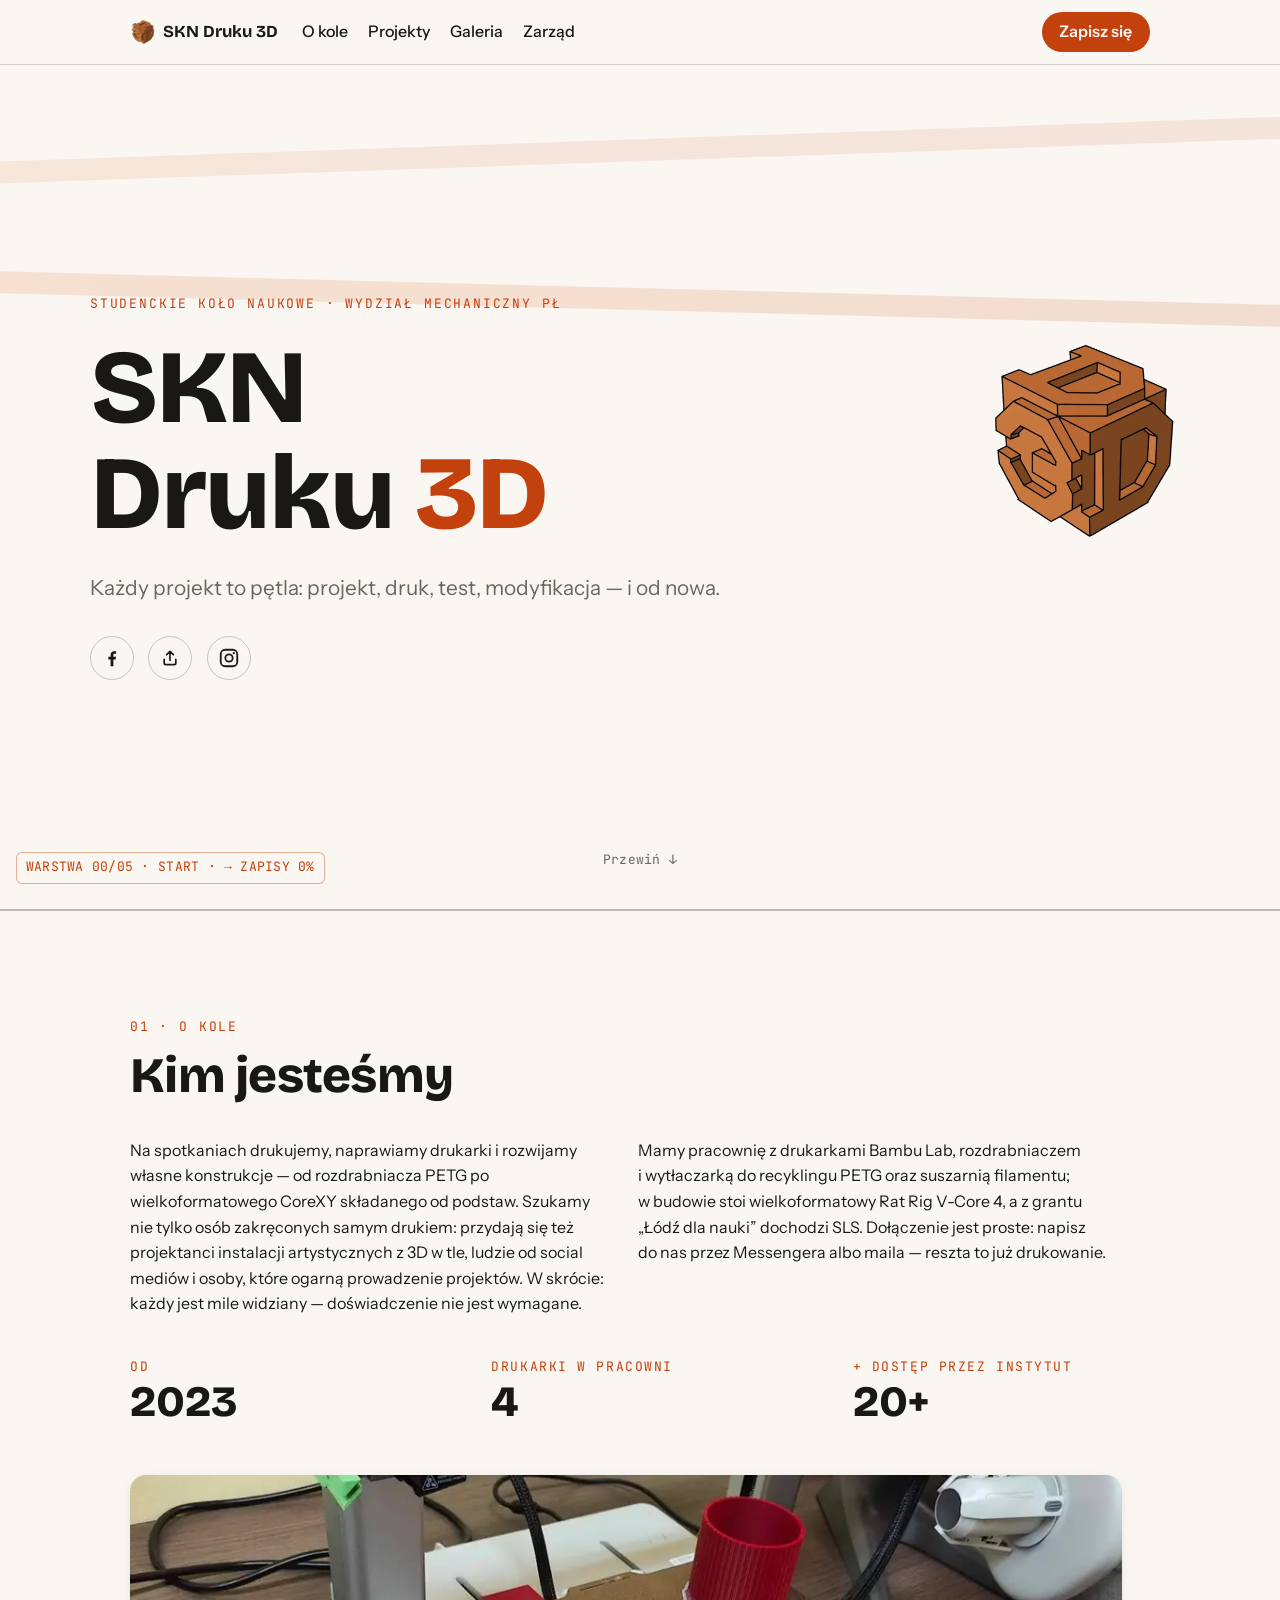
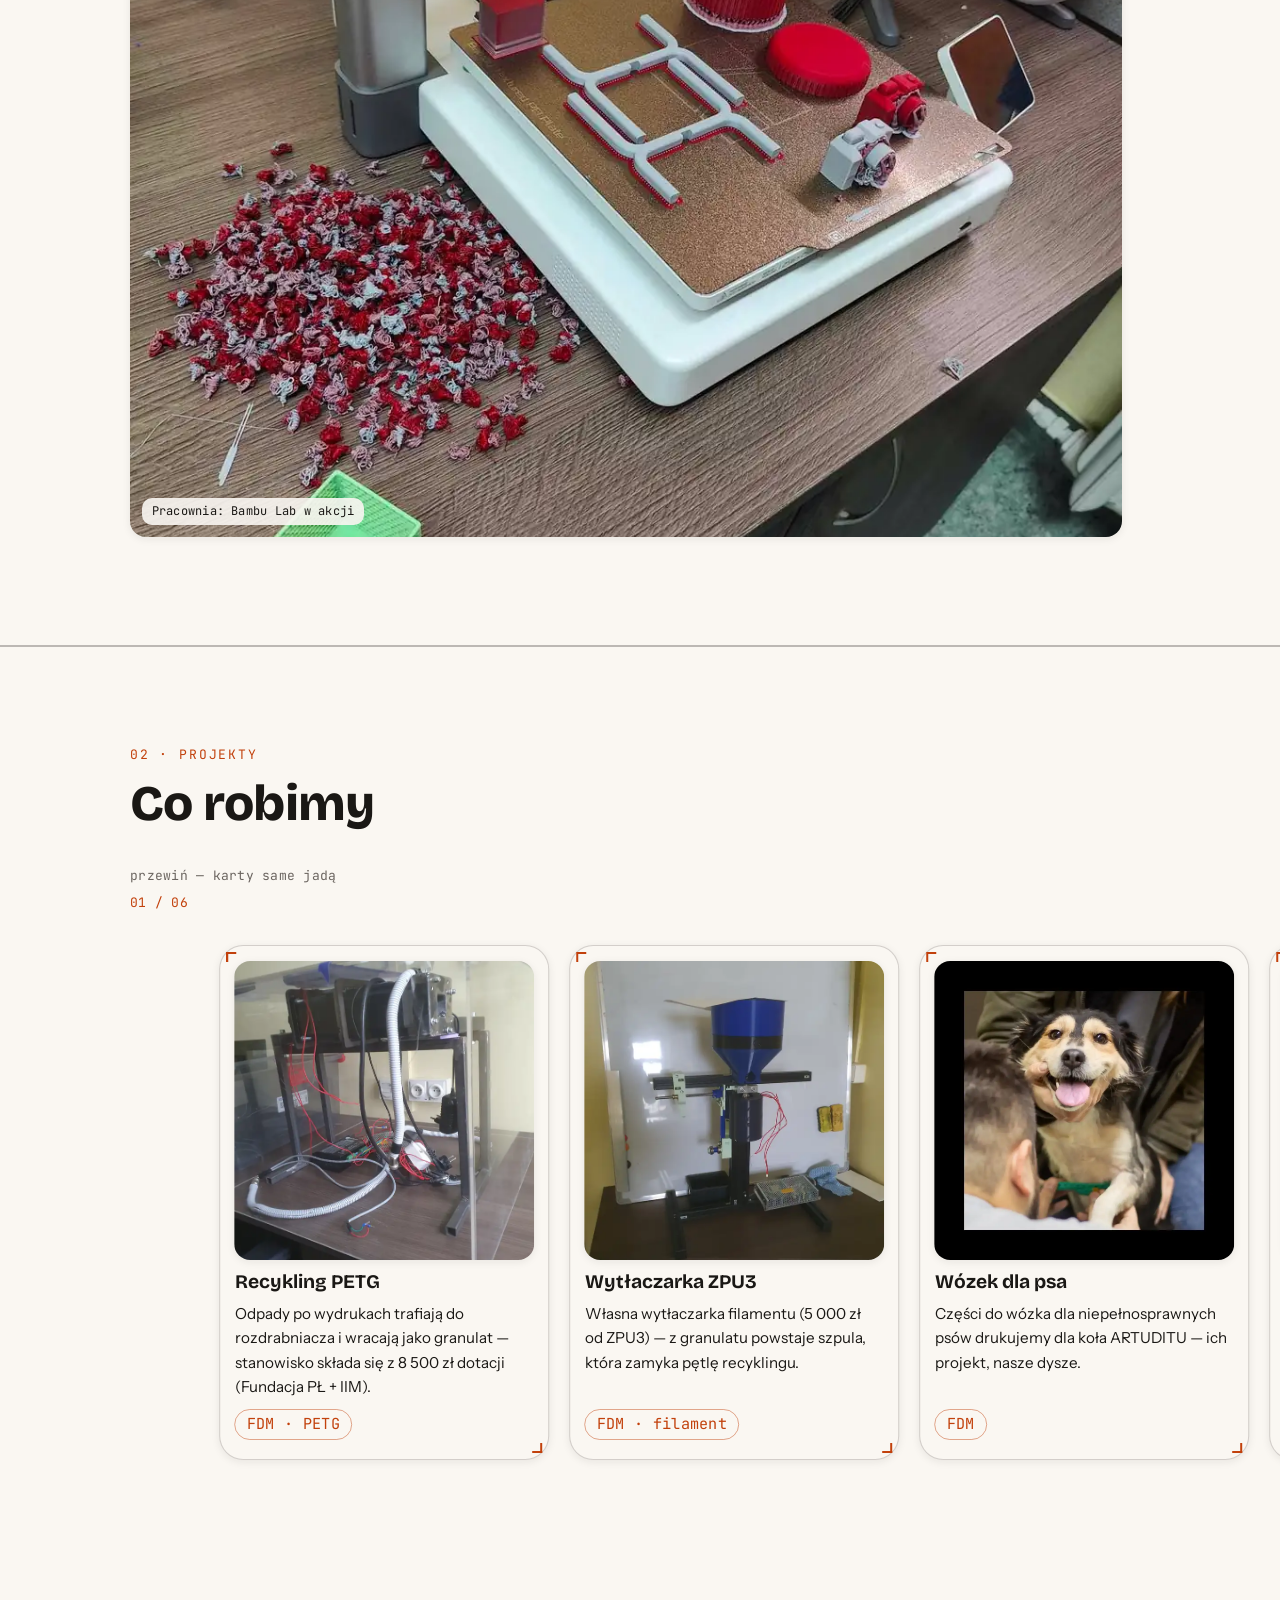
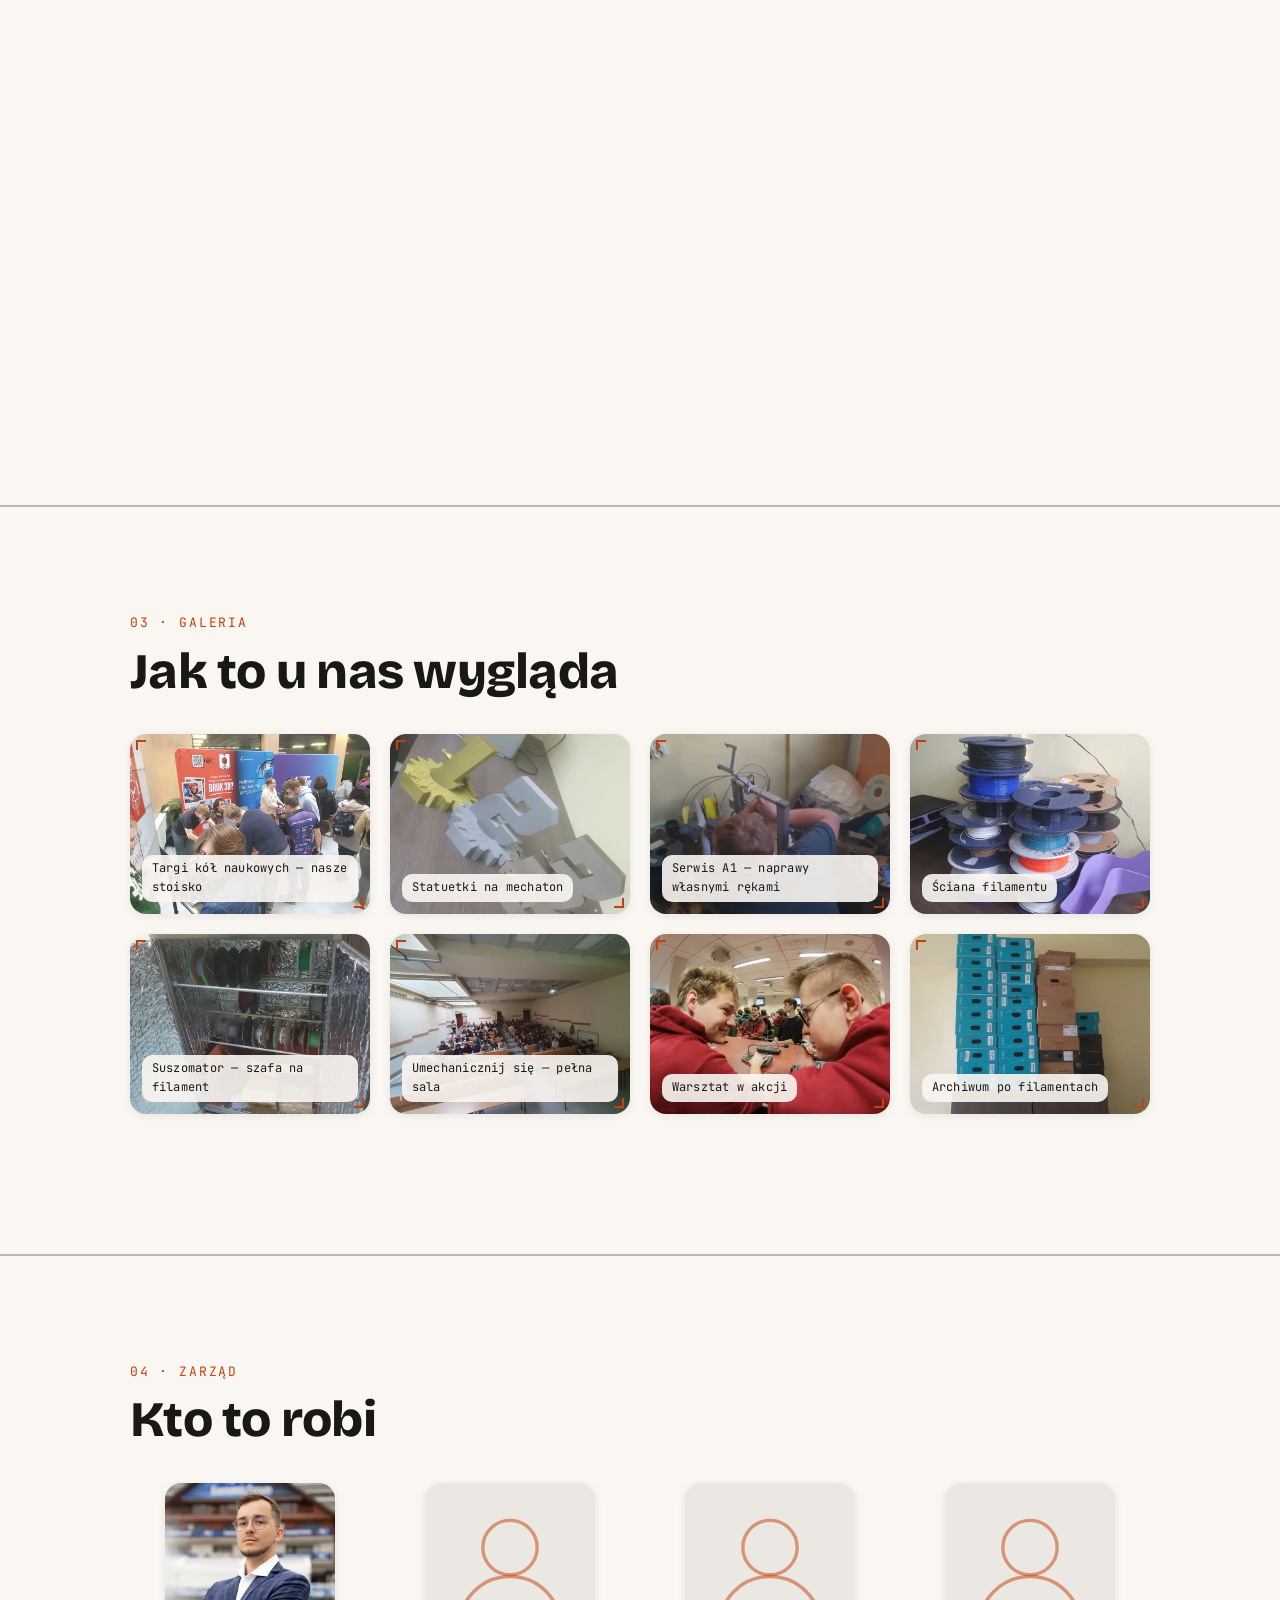
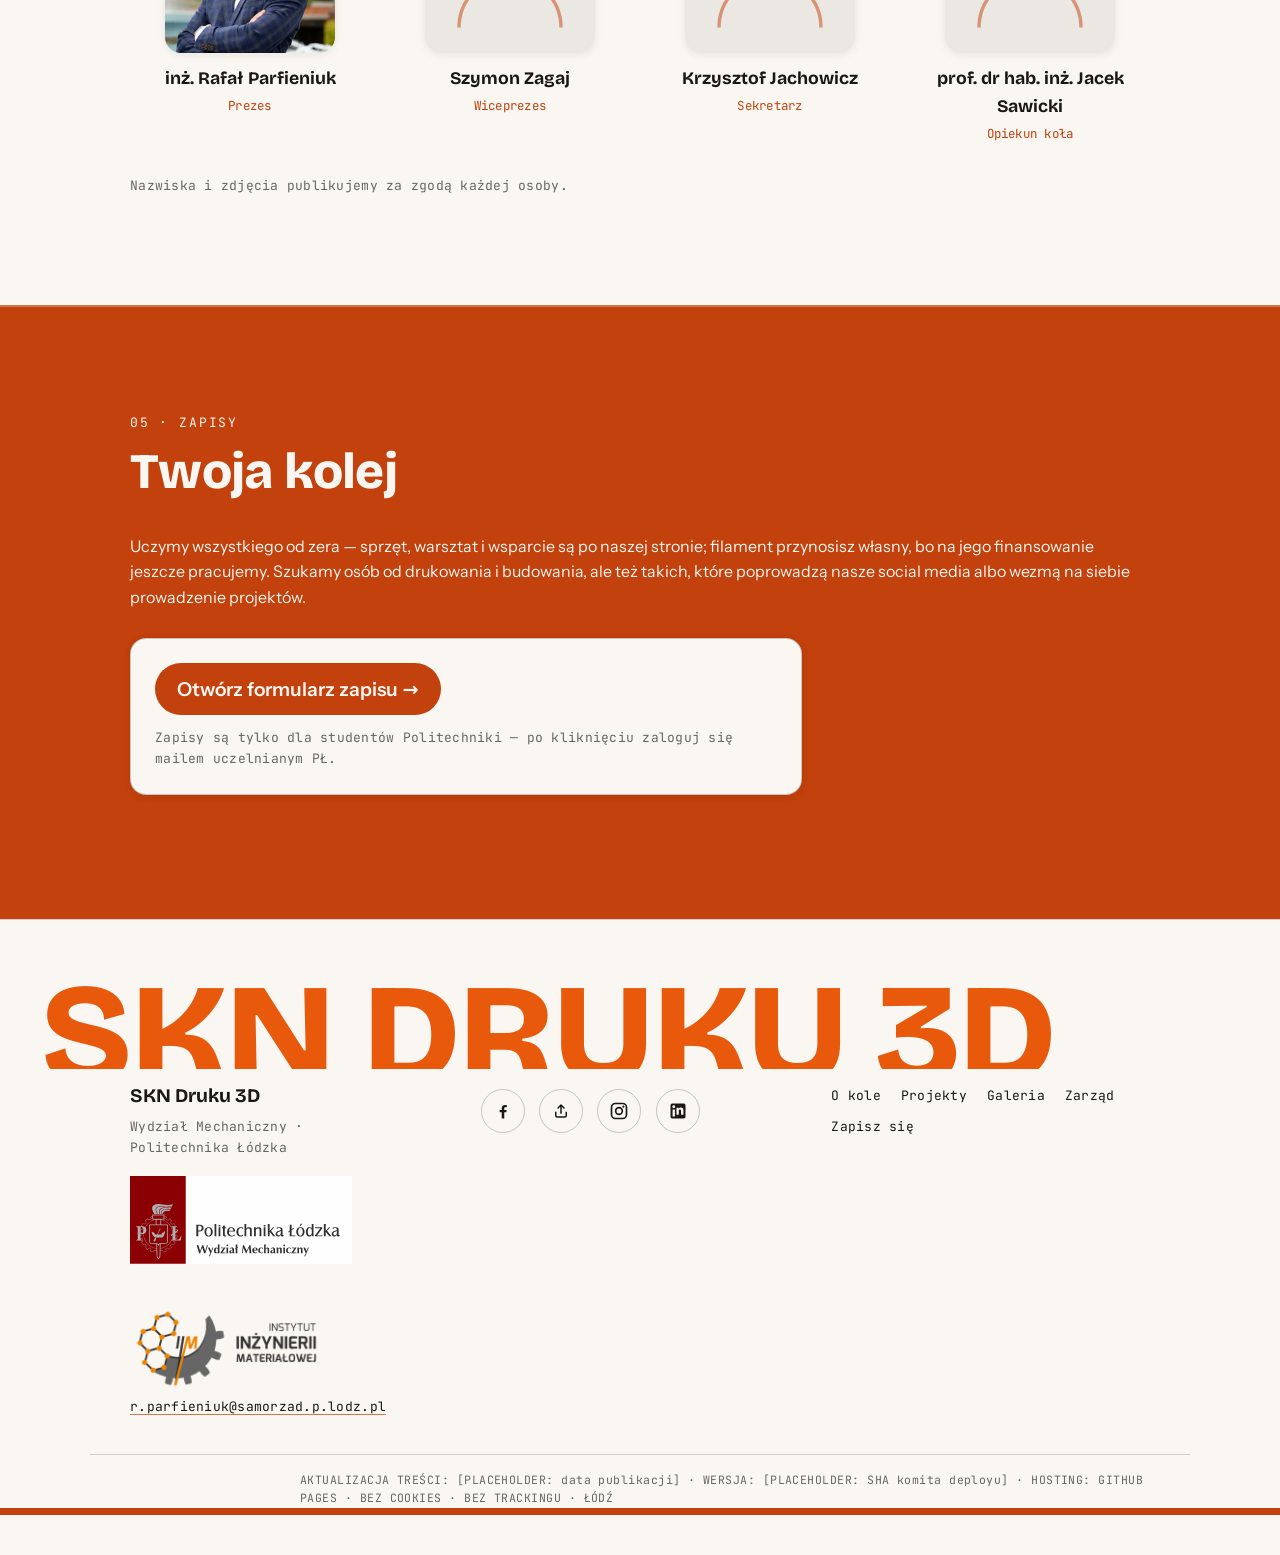
<file: index.html>
<!doctype html>
<html lang="pl">
<head>
<meta charset="utf-8">
<meta name="viewport" content="width=device-width, initial-scale=1, viewport-fit=cover">
<title>SKN Druku 3D — Politechnika Łódzka</title>
<meta name="description" content="Studenckie Koło Naukowe Druku 3D na Wydziale Mechanicznym Politechniki Łódzkiej — projekty, pracownia, ludzie i zapisy.">
<meta property="og:title" content="SKN Druku 3D — Politechnika Łódzka">
<meta property="og:description" content="Studenckie Koło Naukowe Druku 3D na Wydziale Mechanicznym Politechniki Łódzkiej — projekty, pracownia, ludzie i zapisy.">
<meta property="og:locale" content="pl_PL">
<meta property="og:type" content="website">
<meta property="og:image" content="assets/img/og-image.jpg"><!-- po deployu podmienić na URL absolutny (https://<domena>/assets/img/og-image.jpg) — scrapery wymagają absolutnych -->
<meta property="og:image:width" content="1200">
<meta property="og:image:height" content="630">
<meta property="og:image:alt" content="SKN Druku 3D — nazwa koła i kostka 3D na kremowym tle">
<meta name="twitter:card" content="summary_large_image">
<meta name="twitter:title" content="SKN Druku 3D — Politechnika Łódzka">
<meta name="twitter:description" content="Studenckie Koło Naukowe Druku 3D na Wydziale Mechanicznym Politechniki Łódzkiej — projekty, pracownia, ludzie i zapisy.">
<meta name="twitter:image" content="assets/img/og-image.jpg">
<meta name="theme-color" content="#FAF7F2">
<link rel="icon" type="image/png" href="assets/img/logo-kolo.png">
<!-- Preload fontów: zgrupowane przyjazdy = mniej pełnych relayoutów po FCP (font-swap ×6) -->
<link rel="preload" href="assets/fonts/bricolage-grotesque-wght-latin.woff2" as="font" type="font/woff2" crossorigin>
<link rel="preload" href="assets/fonts/bricolage-grotesque-wght-latin-ext.woff2" as="font" type="font/woff2" crossorigin>
<link rel="preload" href="assets/fonts/instrument-sans-wght-latin.woff2" as="font" type="font/woff2" crossorigin>
<link rel="preload" href="assets/fonts/instrument-sans-wght-latin-ext.woff2" as="font" type="font/woff2" crossorigin>
<link rel="preload" href="assets/fonts/jetbrains-mono-400-latin.woff2" as="font" type="font/woff2" crossorigin>
<link rel="preload" href="assets/fonts/jetbrains-mono-400-latin-ext.woff2" as="font" type="font/woff2" crossorigin>
<script>document.documentElement.classList.add("js");</script>
<link rel="stylesheet" href="styles.css?v=19">
</head>
<body>
<a class="skip-link" href="#main">Przejdź do treści</a>

<header class="site-head">
  <nav class="nav" data-nav aria-label="Nawigacja główna">
    <a class="nav-brand" href="#start"><img src="assets/img/logo-kolo.webp" alt="" width="26" height="26">SKN&nbsp;Druku&nbsp;3D</a>
    <ol class="nav-list" role="list">
      <li><a href="#o-kole">O kole</a></li>
      <li><a href="#projekty">Projekty</a></li>
      <li><a href="#galeria">Galeria</a></li>
      <li><a href="#zarzad">Zarząd</a></li>
    </ol>
    <div class="nav-cta-slot"><a class="nav-cta" href="#zapisy">Zapisz się</a></div>
  </nav>
  <div class="print-progress" aria-hidden="true"><span></span><span></span><span></span><span></span><span></span><span></span><span></span><span></span><span></span><span></span></div>
</header>
<div class="mobile-hud mono" aria-hidden="true"><span class="mh-text"></span></div>
<p class="hud mono" aria-hidden="true">WARSTWA <span class="hud-num">00</span>/05 · <span class="hud-name">START</span><span class="hud-goal"></span></p>

<main id="main">

  <!-- SCENA 0 · #start — intencja: rozpoznanie koła w 5 s (nazwa, hasło, energia wizualna, wyjścia na social) -->
  <section class="scene hero" id="start" data-scene aria-labelledby="hero-title">
    <div class="layers" aria-hidden="true">
      <span></span><span></span><span></span><span></span><span></span><span></span>
    </div>
    <div class="hero-inner">
      <p class="hero-kicker mono">Studenckie Koło Naukowe · Wydział Mechaniczny PŁ</p>
      <div class="hero-lockup">
        <h1 id="hero-title"><span class="l"><span class="l-i">SKN</span></span> <span class="l l-tilt"><span class="l-i">Druku <em>3D</em></span></span></h1>
      </div>
      <p class="hero-tag">Każdy projekt to pętla: projekt, druk, test, modyfikacja&nbsp;— i od nowa.</p>
      <ul class="social" role="list" aria-label="Media społecznościowe">
        <li>
          <a href="https://www.facebook.com/profile.php?id=100089690734344" rel="noopener" aria-label="Facebook SKN Druku 3D">
            <svg viewBox="0 0 24 24" width="22" height="22" aria-hidden="true"><path fill="currentColor" d="M13.5 21v-7.4h2.5l.4-2.9h-2.9V8.8c0-.84.23-1.41 1.44-1.41h1.54V4.8c-.27-.04-1.18-.11-2.24-.11-2.22 0-3.74 1.35-3.74 3.83v2.14H8v2.9h2.46V21h3.04Z"/></svg>
          </a>
        </li>
        <li>
          <button class="social-share" type="button" data-share aria-label="Udostępnij stronę">
            <svg viewBox="0 0 24 24" width="20" height="20" aria-hidden="true"><path fill="none" stroke="currentColor" stroke-width="2" stroke-linecap="round" d="M12 15V4m0 0L8 8m4-4 4 4"/><path fill="none" stroke="currentColor" stroke-width="2" stroke-linejoin="round" d="M5 13v5a2 2 0 0 0 2 2h10a2 2 0 0 0 2-2v-5"/></svg>
          </button>
        </li>
        <li>
          <a href="https://www.instagram.com/skn_druku_3d_pl/" rel="noopener" aria-label="Instagram SKN Druku 3D">
            <svg viewBox="0 0 24 24" width="22" height="22" aria-hidden="true"><path fill="currentColor" d="M7.8 2h8.4A5.8 5.8 0 0 1 22 7.8v8.4A5.8 5.8 0 0 1 16.2 22H7.8A5.8 5.8 0 0 1 2 16.2V7.8A5.8 5.8 0 0 1 7.8 2m-.2 2A3.6 3.6 0 0 0 4 7.6v8.8A3.6 3.6 0 0 0 7.6 20h8.8a3.6 3.6 0 0 0 3.6-3.6V7.6A3.6 3.6 0 0 0 16.4 4H7.6m9.65 1.5a1.25 1.25 0 1 1 0 2.5 1.25 1.25 0 0 1 0-2.5M12 7a5 5 0 1 1 0 10 5 5 0 0 1 0-10m0 2a3 3 0 1 0 0 6 3 3 0 0 0 0-6z"/></svg>
          </a>
        </li>
      </ul>
    </div>
    <a class="scroll-cue mono" href="#o-kole" aria-label="Przejdź do sekcji O kole">Przewiń<span aria-hidden="true"> ↓</span></a>
  </section>

  <!-- SCENA 1 · #o-kole — intencja: kontekst (kto, gdzie, od kiedy, jak wygląda spotkanie) + trzy liczby jako przynęta -->
  <section class="scene about" id="o-kole" data-scene aria-labelledby="about-title">
    <div class="wrap">
      <span class="folio" aria-hidden="true">01</span>
      <p class="scene-no mono" aria-hidden="true">01 · o kole</p>
      <h2 id="about-title">Kim jesteśmy</h2>
      <div class="about-cols">
        <p class="reveal">Na spotkaniach drukujemy, naprawiamy drukarki i rozwijamy własne konstrukcje — od rozdrabniacza PETG po wielkoformatowego CoreXY składanego od podstaw. Szukamy nie tylko osób zakręconych samym drukiem: przydają się też projektanci instalacji artystycznych z&nbsp;3D&nbsp;w&nbsp;tle, ludzie od social mediów i&nbsp;osoby, które ogarną prowadzenie projektów. W&nbsp;skrócie: każdy jest mile widziany — doświadczenie nie jest wymagane.</p>
        <p class="reveal">Mamy pracownię z&nbsp;drukarkami Bambu Lab, rozdrabniaczem i&nbsp;wytłaczarką do recyklingu PETG oraz suszarnią filamentu; w&nbsp;budowie stoi wielkoformatowy Rat Rig V-Core&nbsp;4, a&nbsp;z&nbsp;grantu „Łódź dla nauki” dochodzi SLS. Dołączenie jest proste: napisz do&nbsp;nas przez Messengera albo maila — reszta to już drukowanie.</p>
      </div>
      <dl class="stats reveal" aria-label="Koło w liczbach">
        <div class="stat"><dt class="mono">od</dt><dd>2023</dd></div>
        <div class="stat"><dt class="mono">drukarki w pracowni</dt><dd>4</dd></div>
        <div class="stat"><dt class="mono">+ dostęp przez instytut</dt><dd>20+</dd></div>
      </dl>
      <figure class="photo-ph ph-32 reveal">
        <img src="assets/img/bambulab.webp" alt="Drukarka Bambu Lab w pracowni koła, obok gotowe wydruki i zrębki po obróbce" width="1053" height="1400" loading="lazy">
        <figcaption class="mono">Pracownia: Bambu Lab w&nbsp;akcji</figcaption>
      </figure>
    </div>
  </section>

  <!-- SCENA 2 · #projekty — intencja: dowód kompetencji; przypięta sekcja, karty wjeżdżają poziomo przy scrollu -->
  <section class="scene projects" id="projekty" data-scene aria-labelledby="projects-title">
    <div class="pin-track">
      <div class="pin-sticky">
        <div class="wrap pin-head">
          <span class="folio" aria-hidden="true">02</span>
          <p class="scene-no mono" aria-hidden="true">02 · projekty</p>
          <h2 id="projects-title">Co robimy</h2>
          <p class="pin-hint mono" aria-hidden="true">przewiń — karty same jadą</p>
          <p class="card-counter mono" aria-hidden="true">01 / 06</p>
        </div>
        <ul class="cards-row" tabindex="0" aria-label="Lista projektów">
          <li class="card reveal">
            <figure class="photo-ph ph-43">
              <img src="assets/img/shredder.webp?v=2" alt="Rozdrabniacz do odpadów po druku 3D w obudowie z plexi" width="675" height="900" loading="lazy">
            </figure>
            <h3>Recykling PETG</h3>
            <p>Odpady po wydrukach trafiają do rozdrabniacza i&nbsp;wracają jako granulat — stanowisko składa się z&nbsp;8&nbsp;500&nbsp;zł dotacji (Fundacja PŁ&nbsp;+&nbsp;IIM).</p>
            <p class="tag mono">FDM · PETG</p>
          </li>
          <li class="card reveal">
            <figure class="photo-ph ph-43">
              <img src="assets/img/extruder-zpu3.webp?v=2" alt="Wytłaczarka filamentu z lejem zasypowym, zamocowana nad stołem" width="675" height="900" loading="lazy">
            </figure>
            <h3>Wytłaczarka ZPU3</h3>
            <p>Własna wytłaczarka filamentu (5&nbsp;000&nbsp;zł od&nbsp;ZPU3) — z&nbsp;granulatu powstaje szpula, która zamyka pętlę recyklingu.</p>
            <p class="tag mono">FDM · filament</p>
          </li>
          <li class="card reveal">
            <figure class="photo-ph ph-43">
              <img src="assets/img/pies-wozek.webp" alt="Pies w wydrukowanym wózku — projekt ARTUDITU" width="900" height="900" loading="lazy">
            </figure>
            <h3>Wózek dla psa</h3>
            <p>Części do wózka dla niepełnosprawnych psów drukujemy dla koła ARTUDITU — ich projekt, nasze dysze.</p>
            <p class="tag mono">FDM</p>
          </li>
          <li class="card reveal">
            <figure class="photo-ph ph-43">
              <svg viewBox="0 0 4 3" preserveAspectRatio="none" role="img" aria-label="Miejsce na zdjęcie projektu: drukowany dron (4:3)"><rect width="4" height="3" fill="var(--ph-fill)"/><path d="M0 0.75 H4 M0 1.5 H4 M0 2.25 H4" stroke="var(--accent)" stroke-width="0.03" opacity="0.35"/></svg>
            </figure>
            <h3>Drukowany dron</h3>
            <p>Konstrukcja z&nbsp;drukowanymi częściami — projekt, który pokazujemy na&nbsp;wydarzeniach: od&nbsp;Formnext po&nbsp;Piknik Nauki.</p>
            <p class="tag mono">FDM</p>
          </li>
          <li class="card reveal">
            <figure class="photo-ph ph-43">
              <img src="assets/img/dyplom-ldn.webp" alt="Dyplom za wygraną w konkursie Łódź dla nauki 2026" width="532" height="731" loading="lazy">
            </figure>
            <h3>SLS dla każdego</h3>
            <p>Grant „Łódź dla nauki” (18&nbsp;000&nbsp;zł): druk spiekany z&nbsp;proszku — geometrie nieosiągalne dla FDM, bez&nbsp;podpór.</p>
            <p class="tag mono">SLS</p>
          </li>
          <li class="card reveal">
            <figure class="photo-ph ph-43">
              <img src="assets/img/ratrig.webp?v=2" alt="Rama Rat Rig V-Core 4 w trakcie składania" width="675" height="900" loading="lazy">
            </figure>
            <h3>CoreXY Rat Rig V-Core 4</h3>
            <p>Grant RKN 2026: wielkoformatowa drukarka CoreXY składana od&nbsp;podstaw — stanowisko dydaktyczno-prototypowe.</p>
            <p class="tag mono">CoreXY</p>
          </li>
        </ul>
      </div>
    </div>
  </section>

  <!-- SCENA 3 · #galeria — intencja: „jak to u nas wygląda"; 8 slotów + wyjście do pełnego albumu -->
  <section class="scene gallery" id="galeria" data-scene aria-labelledby="gallery-title">
    <div class="wrap">
      <span class="folio" aria-hidden="true">03</span>
      <p class="scene-no mono" aria-hidden="true">03 · galeria</p>
      <h2 id="gallery-title">Jak to u nas wygląda</h2>
      <div class="gallery-grid">
        <figure class="photo-ph ph-43 reveal"><img src="assets/img/g-targi.webp" alt="Tłum odwiedzających przy stoisku koła na Targach Kół Naukowych" width="900" height="675" loading="lazy"><figcaption class="mono">Targi kół naukowych — nasze stoisko</figcaption></figure>
        <figure class="photo-ph ph-43 reveal"><img src="assets/img/g-statuetki.webp?v=2" alt="Wydrukowane statuetki z zębatkami — nagrody na mechaton" width="675" height="900" loading="lazy"><figcaption class="mono">Statuetki na mechaton</figcaption></figure>
        <figure class="photo-ph ph-43 reveal"><img src="assets/img/g-naprawa.webp?v=2" alt="Osoba serwisująca drukarkę Bambu Lab A1 przy stole warsztatowym" width="675" height="900" loading="lazy"><figcaption class="mono">Serwis A1 — naprawy własnymi rękami</figcaption></figure>
        <figure class="photo-ph ph-43 reveal"><img src="assets/img/g-filament.webp?v=2" alt="Ściana ze szpulami filamentu w pracowni" width="675" height="900" loading="lazy"><figcaption class="mono">Ściana filamentu</figcaption></figure>
        <figure class="photo-ph ph-43 reveal"><img src="assets/img/g-suszomator.webp?v=2" alt="Szafa do suszenia filamentu ze szpulami w środku" width="675" height="900" loading="lazy"><figcaption class="mono">Suszomator — szafa na filament</figcaption></figure>
        <figure class="photo-ph ph-43 reveal"><img src="assets/img/g-wyklad.webp" alt="Pełna sala audytoryjna podczas wykładu" width="900" height="675" loading="lazy"><figcaption class="mono">Umechanicznij się — pełna sala</figcaption></figure>
        <figure class="photo-ph ph-43 reveal"><img src="assets/img/g-warsztat.webp" alt="Członkowie koła pracujący przy komputerach w pracowni" width="900" height="600" loading="lazy"><figcaption class="mono">Warsztat w akcji</figcaption></figure>
        <figure class="photo-ph ph-43 reveal"><img src="assets/img/g-pudla.webp?v=2" alt="Ściana z pustych pudeł po filamencie" width="675" height="900" loading="lazy"><figcaption class="mono">Archiwum po filamentach</figcaption></figure>
      </div>
    </div>
  </section>

  <!-- SCENA 4 · #zarzad — intencja: twarze i role; sloty z uwagą o zgodach -->
  <section class="scene board" id="zarzad" data-scene aria-labelledby="board-title">
    <div class="wrap">
      <span class="folio" aria-hidden="true">04</span>
      <p class="scene-no mono" aria-hidden="true">04 · zarząd</p>
      <h2 id="board-title">Kto to robi</h2>
      <ul class="board-grid" role="list">
        <li class="board-card reveal">
          <figure class="photo-ph ph-11"><img src="assets/img/portret-parfieniuk.webp" alt="" width="500" height="500" loading="lazy"></figure>
          <h3>inż.&nbsp;Rafał Parfieniuk</h3>
          <p class="mono role">Prezes</p>
        </li>
        <li class="board-card reveal">
          <figure class="photo-ph ph-11"><svg viewBox="0 0 1 1" preserveAspectRatio="none" aria-hidden="true"><rect width="1" height="1" fill="var(--ph-fill)"/><circle cx="0.5" cy="0.38" r="0.16" stroke="var(--accent)" stroke-width="0.02" fill="none" opacity="0.5"/><path d="M0.2 0.85 A0.3 0.3 0 0 1 0.8 0.85" stroke="var(--accent)" stroke-width="0.02" fill="none" opacity="0.5"/></svg></figure>
          <h3>Szymon Zagaj</h3>
          <p class="mono role">Wiceprezes</p>
        </li>
        <li class="board-card reveal">
          <figure class="photo-ph ph-11"><svg viewBox="0 0 1 1" preserveAspectRatio="none" aria-hidden="true"><rect width="1" height="1" fill="var(--ph-fill)"/><circle cx="0.5" cy="0.38" r="0.16" stroke="var(--accent)" stroke-width="0.02" fill="none" opacity="0.5"/><path d="M0.2 0.85 A0.3 0.3 0 0 1 0.8 0.85" stroke="var(--accent)" stroke-width="0.02" fill="none" opacity="0.5"/></svg></figure>
          <h3>Krzysztof Jachowicz</h3>
          <p class="mono role">Sekretarz</p>
        </li>
        <li class="board-card reveal">
          <figure class="photo-ph ph-11"><svg viewBox="0 0 1 1" preserveAspectRatio="none" aria-hidden="true"><rect width="1" height="1" fill="var(--ph-fill)"/><circle cx="0.5" cy="0.38" r="0.16" stroke="var(--accent)" stroke-width="0.02" fill="none" opacity="0.5"/><path d="M0.2 0.85 A0.3 0.3 0 0 1 0.8 0.85" stroke="var(--accent)" stroke-width="0.02" fill="none" opacity="0.5"/></svg></figure>
          <h3>prof.&nbsp;dr&nbsp;hab.&nbsp;inż.&nbsp;Jacek Sawicki</h3>
          <p class="mono role">Opiekun koła</p>
        </li>
      </ul>
      <p class="consent-note mono">Nazwiska i&nbsp;zdjęcia publikujemy za&nbsp;zgodą każdej osoby.</p>
    </div>
  </section>

  <!-- SCENA 5 · #zapisy — intencja: moment decyzji; formularz za logowaniem uczelnianym (celowo) — ładny link + komunikat -->
  <section class="scene join" id="zapisy" data-scene aria-labelledby="join-title">
    <div class="wrap">
      <span class="folio" aria-hidden="true">05</span>
      <p class="scene-no mono" aria-hidden="true">05 · zapisy</p>
      <h2 id="join-title">Twoja kolej</h2>
      <p class="reveal">Uczymy wszystkiego od zera — sprzęt, warsztat i&nbsp;wsparcie są po&nbsp;naszej stronie; filament przynosisz własny, bo na&nbsp;jego finansowanie jeszcze pracujemy. Szukamy osób od&nbsp;drukowania i&nbsp;budowania, ale też takich, które poprowadzą nasze social media albo wezmą na&nbsp;siebie prowadzenie projektów.</p>
      <div class="join-kit reveal">
        <a class="join-cta" href="https://forms.cloud.microsoft/e/4hVY3GpDdt" target="_blank" rel="noopener">Otwórz formularz zapisu&nbsp;→</a>
        <p class="join-note mono">Zapisy są tylko dla studentów Politechniki — po kliknięciu zaloguj się mailem uczelnianym&nbsp;PŁ.</p>
      </div>
    </div>
  </section>
</main>

<!-- STOPKA — intencja: kontakt, social, afiliacja; drobny nawrót nawigacji -->
<footer class="site-foot" aria-label="Stopka">
  <div class="foot-wordmark" aria-hidden="true">SKN DRUKU 3D</div>
  <div class="wrap foot-cols">
    <div>
      <p class="foot-brand">SKN Druku 3D</p>
      <p class="mono">Wydział Mechaniczny · Politechnika&nbsp;Łódzka<!-- afiliacja: Instytut Informatyki Maszynowej (IIM), potwierdzona dokumentami koła --></p>
      <div class="foot-affil">
        <img src="assets/img/logo-wm.svg" alt="Logo Wydziału Mechanicznego Politechniki Łódzkiej" width="278" height="110" loading="lazy">
        <img src="assets/img/logo-iim.png" alt="Logo Instytutu Informatyki Maszynowej Politechniki Łódzkiej" width="400" height="182" loading="lazy">
      </div>
      <p class="mono foot-mail"><a href="mailto:r.parfieniuk@samorzad.p.lodz.pl">r.parfieniuk@samorzad.p.lodz.pl</a></p>
    </div>
    <ul class="social foot-social" role="list" aria-label="Media społecznościowe — stopka">
      <li><a href="https://www.facebook.com/profile.php?id=100089690734344" rel="noopener" aria-label="Facebook SKN Druku 3D">
        <svg viewBox="0 0 24 24" width="20" height="20" aria-hidden="true"><path fill="currentColor" d="M13.5 21v-7.4h2.5l.4-2.9h-2.9V8.8c0-.84.23-1.41 1.44-1.41h1.54V4.8c-.27-.04-1.18-.11-2.24-.11-2.22 0-3.74 1.35-3.74 3.83v2.14H8v2.9h2.46V21h3.04Z"/></svg></a></li>
      <li><button class="social-share" type="button" data-share aria-label="Udostępnij stronę">
        <svg viewBox="0 0 24 24" width="18" height="18" aria-hidden="true"><path fill="none" stroke="currentColor" stroke-width="2" stroke-linecap="round" d="M12 15V4m0 0L8 8m4-4 4 4"/><path fill="none" stroke="currentColor" stroke-width="2" stroke-linejoin="round" d="M5 13v5a2 2 0 0 0 2 2h10a2 2 0 0 0 2-2v-5"/></svg></button></li>
      <li><a href="https://www.instagram.com/skn_druku_3d_pl/" rel="noopener" aria-label="Instagram SKN Druku 3D">
        <svg viewBox="0 0 24 24" width="20" height="20" aria-hidden="true"><path fill="currentColor" d="M7.8 2h8.4A5.8 5.8 0 0 1 22 7.8v8.4A5.8 5.8 0 0 1 16.2 22H7.8A5.8 5.8 0 0 1 2 16.2V7.8A5.8 5.8 0 0 1 7.8 2m-.2 2A3.6 3.6 0 0 0 4 7.6v8.8A3.6 3.6 0 0 0 7.6 20h8.8a3.6 3.6 0 0 0 3.6-3.6V7.6A3.6 3.6 0 0 0 16.4 4H7.6m9.65 1.5a1.25 1.25 0 1 1 0 2.5 1.25 1.25 0 0 1 0-2.5M12 7a5 5 0 1 1 0 10 5 5 0 0 1 0-10m0 2a3 3 0 1 0 0 6 3 3 0 0 0 0-6z"/></svg></a></li>
      <li><a href="https://www.linkedin.com/company/skn-druku-3d" rel="noopener" aria-label="LinkedIn SKN Druku 3D">
        <svg viewBox="0 0 24 24" width="20" height="20" aria-hidden="true"><path fill="currentColor" d="M19 3a2 2 0 0 1 2 2v14a2 2 0 0 1-2 2H5a2 2 0 0 1-2-2V5a2 2 0 0 1 2-2h14m-.5 15.5v-7.3a3.26 3.26 0 0 0-3.26-3.26c-.85 0-1.84.52-2.32 1.3v-1.11h-2.79v8.37h2.79v-4.93c0-.77.62-1.4 1.39-1.4a1.4 1.4 0 0 1 1.4 1.4v4.93h2.79M6.88 8.56a1.68 1.68 0 0 0 1.68-1.68c0-.93-.75-1.69-1.68-1.69a1.69 1.69 0 0 0-1.69 1.69c0 .93.76 1.68 1.69 1.68m1.39 9.94v-8.37H5.5v8.37h2.77z"/></svg></a></li>
    </ul>
    <nav aria-label="Nawigacja skrótowa"><ol class="foot-nav mono" role="list">
      <li><a href="#o-kole">O kole</a></li>
      <li><a href="#projekty">Projekty</a></li>
      <li><a href="#galeria">Galeria</a></li>
      <li><a href="#zarzad">Zarząd</a></li>
      <li><a href="#zapisy">Zapisz się</a></li>
    </ol></nav>
  </div>
  <div class="wrap print-meta mono">AKTUALIZACJA TREŚCI: <span data-placeholder>[PLACEHOLDER: data publikacji]</span> · WERSJA: <span data-placeholder>[PLACEHOLDER: SHA komita deployu]</span> · HOSTING: GITHUB PAGES · BEZ COOKIES · BEZ TRACKINGU · ŁÓDŹ</div>
  <p class="print-note" aria-hidden="true">WYDRUK 2D · WARSTWY: 1 · SKN DRUKU 3D · Politechnika Łódzka</p>
  <div class="build-plate" aria-hidden="true"></div>
</footer>

<script src="driver.js?v=17" defer></script>
</body>
</html>
</file>
<file: styles.css>
/* SKN Druku 3D — styles.css
   Tokeny i kierunek: sites/skn-druku-3d/DESIGN.md (zatwierdzony 2026-11-01).
   Kierunek „Warsztat w świetle dnia”: jasne ciepłe tło, jeden nasycony akcent,
   wielka typografia display, ruch tylko transform/opacity. */

@font-face {
  font-family: 'Bricolage Grotesque';
  font-style: normal;
  font-weight: 600 800;
  font-display: swap;
  src: url('assets/fonts/bricolage-grotesque-wght-latin-ext.woff2') format('woff2');
  unicode-range: U+0100-02BA, U+02BD-02C5, U+02C7-02CC, U+02CE-02D7, U+02DD-02FF, U+0304, U+0308, U+0329, U+1D00-1DBF, U+1E00-1E9F, U+1EF2-1EFF, U+2020, U+20A0-20AB, U+20AD-20C4, U+2113, U+2C60-2C7F, U+A720-A7FF;
}
@font-face {
  font-family: 'Bricolage Grotesque';
  font-style: normal;
  font-weight: 600 800;
  font-display: swap;
  src: url('assets/fonts/bricolage-grotesque-wght-latin.woff2') format('woff2');
  unicode-range: U+0000-00FF, U+0131, U+0152-0153, U+02BB-02BC, U+02C6, U+02DA, U+02DC, U+0304, U+0308, U+0329, U+2000-206F, U+20AC, U+2122, U+2191, U+2193, U+2212, U+2215, U+FEFF, U+FFFD;
}
@font-face {
  font-family: 'Instrument Sans';
  font-style: normal;
  font-weight: 400 600;
  font-display: swap;
  src: url('assets/fonts/instrument-sans-wght-latin-ext.woff2') format('woff2');
  unicode-range: U+0100-02BA, U+02BD-02C5, U+02C7-02CC, U+02CE-02D7, U+02DD-02FF, U+0304, U+0308, U+0329, U+1D00-1DBF, U+1E00-1E9F, U+1EF2-1EFF, U+2020, U+20A0-20AB, U+20AD-20C4, U+2113, U+2C60-2C7F, U+A720-A7FF;
}
@font-face {
  font-family: 'Instrument Sans';
  font-style: normal;
  font-weight: 400 600;
  font-display: swap;
  src: url('assets/fonts/instrument-sans-wght-latin.woff2') format('woff2');
  unicode-range: U+0000-00FF, U+0131, U+0152-0153, U+02BB-02BC, U+02C6, U+02DA, U+02DC, U+0304, U+0308, U+0329, U+2000-206F, U+20AC, U+2122, U+2191, U+2193, U+2212, U+2215, U+FEFF, U+FFFD;
}
@font-face {
  font-family: 'JetBrains Mono';
  font-style: normal;
  font-weight: 400;
  font-display: swap;
  src: url('assets/fonts/jetbrains-mono-400-latin-ext.woff2') format('woff2');
  unicode-range: U+0100-02BA, U+02BD-02C5, U+02C7-02CC, U+02CE-02D7, U+02DD-02FF, U+0304, U+0308, U+0329, U+1D00-1DBF, U+1E00-1E9F, U+1EF2-1EFF, U+2020, U+20A0-20AB, U+20AD-20C4, U+2113, U+2C60-2C7F, U+A720-A7FF;
}
@font-face {
  font-family: 'JetBrains Mono';
  font-style: normal;
  font-weight: 400;
  font-display: swap;
  src: url('assets/fonts/jetbrains-mono-400-latin.woff2') format('woff2');
  unicode-range: U+0000-00FF, U+0131, U+0152-0153, U+02BB-02BC, U+02C6, U+02DA, U+02DC, U+0304, U+0308, U+0329, U+2000-206F, U+20AC, U+2122, U+2191, U+2193, U+2212, U+2215, U+FEFF, U+FFFD;
}

:root {
  --bg: #FAF7F2;
  --fg: #1A1815;
  --accent: #C2410C;       /* tekst/wypełnienia */
  --accent-bright: #E8590C; /* wyłącznie duże elementy graficzne */
  --muted: #6B6560;
  --ph-fill: color-mix(in oklab, var(--bg), var(--muted) 10%);
  --radius-1: 10px;
  --radius-2: 16px;
  --radius-3: 24px;
  --shadow-1: 0 2px 8px rgba(26, 24, 21, 0.08);
  --shadow-2: 0 12px 32px rgba(26, 24, 21, 0.12);
  --font-display: 'Bricolage Grotesque', 'Instrument Sans', system-ui, sans-serif;
  --font-body: 'Instrument Sans', system-ui, sans-serif;
  --font-mono: 'JetBrains Mono', ui-monospace, monospace;
}

* , *::before, *::after { box-sizing: border-box; }
* { margin: 0; }

@media (prefers-reduced-motion: no-preference) {
  html { scroll-behavior: smooth; }
}

body {
  background: var(--bg);
  color: var(--fg);
  font: 400 1rem/1.6 var(--font-body);
  -webkit-font-smoothing: antialiased;
}

.mono { font-family: var(--font-mono); font-size: 0.8125rem; letter-spacing: 0.02em; }

.visually-hidden {
  position: absolute; width: 1px; height: 1px; margin: -1px; padding: 0;
  overflow: hidden; clip: rect(0 0 0 0); clip-path: inset(50%); white-space: nowrap; border: 0;
}

:focus-visible { outline: 2px solid var(--accent); outline-offset: 2px; }

.skip-link {
  position: absolute; left: 1rem; top: -3rem; z-index: 100;
  background: var(--fg); color: var(--bg);
  padding: 0.5rem 1rem; border-radius: var(--radius-1);
  transition: top 0.15s ease;
}
.skip-link:focus-visible { top: 1rem; }

.wrap { max-width: 1100px; margin-inline: auto; padding-inline: clamp(1.25rem, 4vw, 2.5rem); }
.wrap-narrow { max-width: 760px; }

/* ——— Nawigacja ——— */
.site-head {
  position: sticky; top: 0; z-index: 50;
  background: rgba(250, 247, 242, 0.92); /* fallback dla Safari bez color-mix */
  background: color-mix(in oklab, var(--bg), transparent 8%);
  -webkit-backdrop-filter: blur(8px);
  backdrop-filter: blur(8px);
  border-bottom: 1px solid color-mix(in oklab, var(--muted), transparent 72%);
}
.nav {
  max-width: 1100px; margin-inline: auto;
  padding: 0.75rem clamp(1.25rem, 4vw, 2.5rem);
  display: flex; align-items: center; justify-content: space-between; gap: 1.5rem;
}
.nav-brand {
  font-family: var(--font-display); font-weight: 700;
  font-size: 1.05rem; color: var(--fg); text-decoration: none; white-space: nowrap;
  display: inline-flex; align-items: center; gap: 0.45rem;
}
.nav-brand img { display: block; border-radius: 6px; }
.nav-list {
  flex: 1 1 auto; min-width: 0;
  display: flex; align-items: center; gap: 1.25rem; list-style: none; padding: 0;
  overflow-x: auto; scrollbar-width: none; overscroll-behavior-x: contain;
}
.nav-cta-slot { flex: none; }
.nav-cta {
  display: inline-block;
  background: var(--accent); color: var(--bg);
  padding: 0.45rem 1.1rem; border-radius: 999px;
  font-weight: 600; text-decoration: none;
}
@media (hover: hover) { .nav-cta:hover { background: var(--accent); box-shadow: var(--shadow-1); } }
.nav-list a { color: var(--fg); text-decoration: none; font-weight: 500; white-space: nowrap; }
@media (hover: hover) { .nav-list a:not(.nav-cta):hover { color: var(--accent); } }

/* ——— Scena 0: Hero ——— */
.hero {
  min-height: calc(100vh - 3.5rem); /* fallback dla Safari < 15.4 */
  min-height: calc(100svh - 3.5rem); /* header sticky ok. 56px — cue nie schodzi pod fałd */
  display: flex; flex-direction: column; justify-content: center;
  position: relative; overflow: hidden;
  padding: clamp(4rem, 10vh, 7rem) clamp(1.25rem, 4vw, 2.5rem) 5.5rem;
}
.hero-inner {
  --h1-size: clamp(3rem, 9vw, 6.5rem); /* jeden hookup skali dla H1 i plakietki */
  max-width: 1100px; margin-inline: auto; width: 100%; position: relative; z-index: 2;
}
.hero-kicker { color: var(--accent); text-transform: uppercase; letter-spacing: 0.14em; margin-bottom: 1.25rem; }
.hero h1 {
  font-family: var(--font-display); font-weight: 800;
  font-size: var(--h1-size); /* H1 = nazwa koła — monumentalnie */
  line-height: 1.02; letter-spacing: -0.02em;
  text-wrap: balance;
}
.hero h1 em { font-style: normal; color: var(--accent); }
/* Lockup: nazwa + znak koła wyrównany do prawej, wysokość = wysokość bloku H1 (2 linie × 1.02);
   kostka z prawdziwą alfą (biało→alpha z JPEG źródła); ≤767 znak znika (plakietkę niesie
   nav-badge, a tło-nagłówek nie pobiera pliku poza desktopem) */
.hero-lockup { position: relative; padding-right: calc(var(--h1-size) * 2.04 + clamp(1.5rem, 4vw, 3rem)); }
.hero-lockup::after {
  content: ""; position: absolute; right: 0; top: 50%; translate: 0 -50%;
  height: calc(var(--h1-size) * 2.04); aspect-ratio: 1;
  background: url("assets/img/logo-kolo-hero.webp") center / contain no-repeat;
}
.hero-tag { margin-top: 1.5rem; font-size: clamp(1.05rem, 2vw, 1.3rem); color: var(--muted); max-width: 46ch; }
.social { list-style: none; padding: 0; display: flex; align-items: center; gap: 0.9rem; margin-top: 2rem; }
.social a, .social button {
  display: grid; place-items: center; width: 44px; height: 44px;
  border-radius: 999px; border: 1.5px solid color-mix(in oklab, var(--fg), transparent 78%);
  color: var(--fg);
  background: none; font: inherit; padding: 0; cursor: pointer;
}
.social a, .social button { position: relative; overflow: hidden; }
.social a svg, .social button svg { position: relative; z-index: 1; }
.social a::before, .social button::before { content: ""; position: absolute; inset: 0; background: var(--accent); transform: translateY(102%); }
@media (prefers-reduced-motion: no-preference) { .social a::before, .social button::before { transition: transform 0.16s ease-out; } }
@media (hover: hover) {
  .social a:hover::before, .social button:hover::before { transform: translateY(0); }
  .social a:hover, .social button:hover { color: var(--bg); border-color: var(--accent); }
}
.social a:focus-visible::before, .social button:focus-visible::before,
.social a:active::before, .social button:active::before { transform: translateY(0); }
.social a:focus-visible, .social button:focus-visible,
.social a:active, .social button:active { color: var(--bg); border-color: var(--accent); }
.scroll-cue {
  position: absolute; left: 50%; bottom: 2rem; transform: translateX(-50%);
  color: var(--muted); text-decoration: none; z-index: 2;
  padding: 0.4rem 0.8rem; min-height: 24px;
}
.scroll-cue:hover { color: var(--accent); }

/* Motyw warstw druku — dekoracyjny; „drukuje się" przy pierwszym scrollu (scale, driver) */
.layers { position: absolute; inset: 0; z-index: 1; pointer-events: none; }
.layers span {
  position: absolute; left: -10%; width: 120%; height: clamp(14px, 2.4vh, 22px);
  border-radius: 999px;
  background: linear-gradient(90deg, var(--accent-bright), var(--accent));
  opacity: 0.10;
  transform-origin: 0 50%;
}
.layers span:nth-child(1) { top: 12%; transform: rotate(-2deg); }
.layers span:nth-child(2) { top: 24%; transform: rotate(1.5deg); opacity: 0.14; }
.layers span:nth-child(3) { top: 41%; transform: rotate(-1deg); opacity: 0.07; }
.layers span:nth-child(4) { top: 58%; transform: rotate(2deg); opacity: 0.07; }
.layers span:nth-child(5) { top: 72%; transform: rotate(-1.5deg); opacity: 0.10; }
.layers span:nth-child(6) { top: 86%; transform: rotate(1deg); opacity: 0.12; }

/* ——— Sceny: rama wspólna ——— */
.scene { padding-block: clamp(5.5rem, 12vh, 9rem); scroll-margin-top: 4rem; }
.scene-no { color: var(--accent); text-transform: uppercase; letter-spacing: 0.14em; margin-bottom: 0.75rem; }
.scene h2 {
  font-family: var(--font-display); font-weight: 800;
  font-size: clamp(2rem, 4.5vw, 3.1rem); line-height: 1.05; letter-spacing: -0.015em;
  margin-bottom: clamp(1.75rem, 4vh, 3rem);
}

/* Sloty placeholderów — jawne, nie stylowe */
[data-placeholder] { color: var(--muted); }
.link-slot {
  font-family: var(--font-mono); font-size: 0.875rem;
  border-bottom: 1.5px dashed color-mix(in oklab, var(--muted), transparent 40%);
  padding-bottom: 1px;
}

.photo-ph { position: relative; border-radius: var(--radius-2); overflow: hidden; box-shadow: var(--shadow-1); }
.photo-ph svg { display: block; width: 100%; height: 100%; }
.photo-ph img { display: block; width: 100%; height: 100%; object-fit: cover; }
.ph-32 { aspect-ratio: 3 / 2; }
.ph-43 { aspect-ratio: 4 / 3; }
.ph-11 { aspect-ratio: 1 / 1; }
.photo-ph figcaption {
  position: absolute; left: 0.75rem; bottom: 0.75rem; right: 0.75rem;
  font-size: 0.75rem; color: var(--fg);
  width: fit-content; margin-right: auto;
  background: color-mix(in oklab, var(--bg), transparent 10%);
  padding: 0.25rem 0.6rem; border-radius: var(--radius-1);
}

/* ——— Scena 1: O kole ——— */
.about-cols {
  display: grid; gap: 1.5rem; grid-template-columns: repeat(auto-fit, minmax(min(100%, 340px), 1fr));
  margin-bottom: 2.5rem; max-width: 62rem;
}
.stats { display: grid; grid-template-columns: repeat(auto-fit, minmax(150px, 1fr)); gap: 1.5rem clamp(1.5rem, 5vw, 4rem); margin-bottom: 3rem; }
.stat dt { color: var(--accent); text-transform: uppercase; letter-spacing: 0.12em; }
.stat dd {
  font-family: var(--font-display); font-weight: 800;
  font-size: clamp(1.9rem, 3.4vw, 2.7rem); line-height: 1.15; overflow-wrap: anywhere;
}
.stat dd[data-placeholder] { font-size: 1.15rem; line-height: 1.4; } /* slot mały, realna liczba — wielka */
.about .photo-ph { max-width: 62rem; }

/* ——— Scena 2: Projekty (pin + poziomy wjazd) ——— */
.projects { padding-block: 0; }
.pin-track { height: 340vh; position: relative; }
.pin-sticky {
  position: sticky; top: 0; min-height: 100svh;
  display: flex; flex-direction: column; justify-content: center;
  overflow: hidden;
  padding-block: 4.5rem 2.5rem;
}
.pin-head { width: 100%; margin-bottom: 1.5rem; }
.pin-hint { color: var(--muted); margin-top: 0.5rem; }
.cards-row {
  list-style: none; margin: 0; padding: 0.5rem clamp(1.25rem, 4vw, 2.5rem) 1rem;
  display: flex; gap: 1.25rem; width: max-content;
  overflow-x: auto; /* bez JS: natywny przewij poziomy — karty zawsze osiągalne */
}
.card {
  position: relative; /* kotwica klamer narożnych */
  flex: 0 0 min(78vw, 330px);
  background: var(--bg);
  border: 1px solid color-mix(in oklab, var(--muted), transparent 72%);
  border-radius: var(--radius-3);
  box-shadow: var(--shadow-1);
  padding: 0.9rem 0.9rem 1.2rem;
  display: flex; flex-direction: column; gap: 0.6rem;
  transition: transform 0.25s ease, box-shadow 0.25s ease;
}
@media (hover: hover) {
  .card:hover { transform: translateY(-6px); box-shadow: var(--shadow-2); border-color: color-mix(in oklab, var(--accent), transparent 25%); }
}
.card h3 { font-family: var(--font-display); font-weight: 700; font-size: 1.2rem; line-height: 1.2; }
.card p { font-size: 0.95rem; }
/* Zdjęcia kart na sztywno 1:1 (user 2026-11-03): kwadratowy crop nie psuje kadrów;
   niskie okna desktopowe kompensują szerokością karty i kompakcją głowicy (media niżej) */
.cards-row .card .photo-ph { aspect-ratio: 1 / 1; }
.tag {
  margin-top: auto; align-self: flex-start;
  color: var(--accent); border: 1.5px solid color-mix(in oklab, var(--accent), transparent 55%);
  border-radius: 999px; padding: 0.15rem 0.7rem; font-size: 0.75rem;
}

/* Choreografia pozioma — sterowana przez driver.js (scroll+rAF, transform-only).
   CSS trzyma tylko stan: overflow ukryty na desktopie przy żywym JS. */
@media (min-width: 768px) {
  .js .cards-row { overflow: hidden; }
}

/* ——— Scena 3: Galeria ——— */
.gallery-grid {
  display: grid; gap: 1.25rem;
  grid-template-columns: repeat(auto-fill, minmax(min(100%, 240px), 1fr));
  margin-bottom: 2rem;
}
@media (hover: hover) { .gallery-grid .photo-ph:hover svg, .gallery-grid .photo-ph:hover img { transform: scale(1.03); transition: transform 0.35s ease; } }

/* ——— Scena 4: Zarząd ——— */
.board-grid {
  list-style: none; padding: 0;
  display: grid; gap: 1.25rem;
  grid-template-columns: repeat(auto-fit, minmax(min(100%, 150px), 1fr)); /* auto-fit: 4 karty rozłożone równo, bez martwych torów */
}
.board-card { text-align: center; }
.board-card h3 { font-family: var(--font-display); font-weight: 700; font-size: 1.1rem; margin-top: 0.8rem; }
.board-card .role { color: var(--accent); font-size: 0.78rem; margin-top: 0.15rem; }
.board-card .photo-ph { max-width: 170px; margin-inline: auto; border-radius: var(--radius-2); }
.consent-note { color: var(--muted); margin-top: 2rem; }

/* ——— Scena 5: Zapisy — formularz żyje za logowaniem uczelnianym, więc kit = kremowa płyta z linkiem ——— */
.join-kit {
  background: var(--bg);
  border: 1px solid color-mix(in oklab, var(--muted), transparent 65%);
  border-radius: var(--radius-2); box-shadow: var(--shadow-1);
  padding: 1.5rem; margin-block: 1.75rem 1rem;
  max-width: 672px;
}
.join-cta {
  display: inline-block;
  background: var(--accent); color: var(--bg);
  padding: 0.65rem 1.4rem; border-radius: 999px;
  font-weight: 700; font-size: 1.2rem; text-decoration: none;
}
@media (hover: hover) { .join-cta:hover { box-shadow: var(--shadow-1); filter: brightness(1.05); } }
.join-cta:focus-visible { outline: 2px solid var(--accent); outline-offset: 2px; }
.join .join-kit :focus-visible { outline-color: var(--accent); }
.join-note { margin-top: 0.85rem; color: var(--muted); }

/* ——— Stopka ——— */
.site-foot {
  border-top: 1px solid color-mix(in oklab, var(--muted), transparent 72%);
  padding-block: 3rem 2.5rem;
}
.foot-cols {
  display: grid; gap: 2rem;
  grid-template-columns: repeat(auto-fit, minmax(min(100%, 220px), 1fr));
  align-items: start;
}
.foot-brand { font-family: var(--font-display); font-weight: 700; font-size: 1.2rem; }
.foot-cols .mono { color: var(--muted); margin-top: 0.3rem; }
.foot-social { margin-top: 0.5rem; flex-wrap: wrap; row-gap: 0.6rem; }
.foot-nav { list-style: none; padding: 0; display: flex; flex-wrap: wrap; gap: 0.4rem 1.25rem; }
.foot-nav a { color: var(--fg); text-decoration: none; display: inline-block; min-height: 24px; }
.foot-mail a { color: var(--fg); text-decoration: underline; text-underline-offset: 3px; text-decoration-color: color-mix(in oklab, var(--accent), transparent 30%); }
@media (hover: hover) { .foot-mail a:hover { text-decoration-color: var(--accent); } }
.foot-affil { display: flex; align-items: center; gap: 2.5rem; flex-wrap: wrap; margin-top: 1.1rem; }
.foot-affil img { display: block; height: 88px; width: auto; }
.foot-nav a:hover { color: var(--accent); }

/* ——— Reveal (dodaje driver; bez JS treść domyślnie widoczna) ——— */
.js .reveal { opacity: 0; transform: translateY(24px); transition: opacity 0.6s ease, transform 0.6s ease; }
.js .reveal.is-in { opacity: 1; transform: none; }

/* ——— Degradacje: wąskie ekrany → dokument pionowy ——— */
@media (max-width: 767.98px) {
  .pin-track { height: auto; }
  .pin-sticky { position: static; min-height: 0; overflow: visible; }
  .pin-hint { display: none; }
  /* Znaka koła nie ma obok H1 na wąskim ekranie — niesie ją nav-badge */
  .hero-lockup { padding-right: 0; }
  .hero-lockup::after { content: none; }
  /* Zapisy: CTA na pełną szerokość — łatwy palec, komunikat o logowaniu pod spodem */
  .join-cta { display: block; text-align: center; padding: 0.8rem 1.4rem; }
  .join-kit { padding: 1.25rem; }
  .cards-row {
    flex-direction: column; width: auto; overflow: visible;
    padding-inline: clamp(1.25rem, 4vw, 2.5rem);
  }
  .card { flex-basis: auto; }
  .hero { padding-bottom: 4.5rem; }
}

/* ——— Degradacje: reduced-motion → dokument statyczny ——— */
@media (prefers-reduced-motion: reduce) {
  .js .reveal { opacity: 1; transform: none; transition: none; }
  .layers span, .card, .gallery-grid .photo-ph svg { animation: none !important; transition: none !important; }
  .skip-link { transition: none; }
  .pin-track { height: auto; }
  .pin-sticky { position: static; overflow: visible; }
  .pin-hint { display: none; }
  .cards-row {
    transform: none !important; animation: none !important;
    flex-direction: column; width: auto; overflow: visible !important;
  }
  html { scroll-behavior: auto; }
  .print-progress { display: none; }
  .mobile-hud { transition: none; }
}

/* ——— Pakiet A (burza mózgów 2026-11-01): sygnaturowy ruch i momenty ——— */

/* H1 „misprint": linie wjeżdżają z maski, linia „mylimy się" przechyla się i prostuje */
@media (prefers-reduced-motion: no-preference) {
  .js .hero .l { display: block; overflow: hidden; }
  .js .hero .l-i { display: block; animation: line-in 0.65s cubic-bezier(0.2, 0.7, 0.25, 1) both; }
  .js .hero .l:nth-child(2) .l-i { animation-delay: 0.12s; }
  .js .hero .l:nth-child(3) .l-i { animation-delay: 0.24s; }
  .js .hero .l-tilt .l-i { animation-name: line-in-tilt; animation-duration: 1.05s; }
  .js .layers span { scale: 0 1; transition: scale 0.3s ease; }
  .js .layers span.done { scale: 1 1; }
  .js .card.is-in .photo-ph::after { animation: card-sweep 0.7s ease-out 0.35s both; }
  .js .card:hover .photo-ph::after { animation-name: card-sweep-hover; animation-duration: 0.45s; animation-delay: 0s; }
  .photo-ph { transition: opacity 0.25s ease; }
  .board-card { transition: opacity 0.25s ease; }
}
@keyframes line-in { from { transform: translateY(112%); } }
@keyframes line-in-tilt {
  0% { transform: translateY(112%); }
  55% { transform: none; }
  75% { transform: rotate(0.7deg); }
  100% { transform: none; }
}
@keyframes card-sweep {
  0% { transform: translateX(-110%); opacity: 0.8; }
  100% { transform: translateX(110%); opacity: 0; }
}
.card .photo-ph::after {
  content: ""; position: absolute; inset: 0; pointer-events: none;
  background: linear-gradient(90deg, transparent, var(--accent-bright), transparent);
  transform: translateX(-110%);
}

/* Pasek postępu „druku" pod nawigacją (stan; bez JS i przy reduce — schowany) */
.print-progress { display: none; }
.js .print-progress {
  display: flex; gap: 2px; padding-inline: 2px;
  position: absolute; left: 0; right: 0; bottom: 0; height: 2px;
}
.js .print-progress span { flex: 1; background: var(--accent); scale: 0 1; transform-origin: left; }
.js .print-progress span.done { scale: 1 1; transition: scale 0.2s ease; }

/* HUD warstw — odczyt stanu (desktop) */
.hud { display: none; }
.js .hud {
  display: block; position: fixed; left: 1rem; bottom: 1rem; z-index: 40;
  color: var(--accent);
  background: color-mix(in oklab, var(--bg), transparent 10%);
  border: 1px solid color-mix(in oklab, var(--accent), transparent 60%);
  border-radius: 6px; padding: 0.3rem 0.55rem;
}
@media (max-width: 1023.98px) { .js .hud { display: none; } }

/* Licznik kart w pinczu */
.card-counter { color: var(--accent); margin-top: 0.35rem; }
@media (max-width: 767.98px) { .card-counter { display: none; } }

/* Folio — wielki numer sceny w lewym marginesie */
.scene .wrap { position: relative; }
.folio {
  position: absolute; top: 0.4em; right: calc(100% + 1.5rem);
  font-family: var(--font-display); font-weight: 800;
  font-size: clamp(4rem, 6.5vw, 6rem); line-height: 1;
  color: var(--accent); opacity: 0.9;
}
@media (max-width: 1439.98px) { .folio { display: none; } } /* 1366 wchodził w folio bez marginesu — przycięte cyfry */

/* „Gorąca warstwa": scena zapisów jako jedyny pełny akcent na stronie */
.join { background: var(--accent); color: var(--bg); }
.join .scene-no, .join h2, .join .folio, .join [data-placeholder] { color: var(--bg); }
.join .folio { opacity: 0.3; }
.join :focus-visible { outline-color: var(--bg); }

/* Spotlight: dotyk nie ma hovera — na dotyku zostaje rytm pionowy; focus-within dla klawiatury */
@media (hover: hover) {
  .gallery-grid:has(.photo-ph:hover) .photo-ph:not(:hover),
  .board-grid:has(.board-card:hover) .board-card:not(:hover) { opacity: 0.65; }
}
.gallery-grid:has(:focus-within) .photo-ph:not(:focus-within),
.board-grid:has(:focus-within) .board-card:not(:focus-within) { opacity: 0.65; }

/* Stopka: podcięty wordmark + „płyta robocza" */
.foot-wordmark {
  overflow: hidden; height: 0.72em; margin-bottom: 0.75rem;
  font-family: var(--font-display); font-weight: 800;
  font-size: clamp(2rem, 11vw, 12rem); line-height: 0.95;
  letter-spacing: -0.02em; white-space: nowrap; user-select: none;
  color: var(--accent-bright);
  padding-inline: clamp(1.25rem, 4vw, 2.5rem);
}
.build-plate { height: 7px; background: var(--accent); }

/* ——— Runda 2.5: mobile experience ——— */

/* H1 na wąskich ekranach: bez masek (wewnętrzne łamanie linii ciąło tekst) —
   całe linie-chunki wjeżdżają fade+rise */
@media (prefers-reduced-motion: no-preference) and (max-width: 767.98px) {
  .js .hero .l { display: inline-block; overflow: visible; animation: line-rise 0.7s ease both; }
  .js .hero .l:nth-child(2) { animation-delay: 0.1s; }
  .js .hero .l:nth-child(3) { animation-delay: 0.2s; }
  .js .hero .l-i { animation: none; }
}
@keyframes line-rise { from { opacity: 0; transform: translateY(24px); } }

/* Afordancja przewijanego navu: zanik prawej krawędzi (od 360 px — poniżej lista i tak
   mieści się w slincie i znikałaby w całości) */
@media (max-width: 767.98px) and (min-width: 360px) {
  .nav-list {
    -webkit-mask-image: linear-gradient(90deg, #000 calc(100% - 28px), transparent);
    mask-image: linear-gradient(90deg, #000 calc(100% - 28px), transparent);
  }
  /* duplikaty i drobny druk stopki */
  .foot-brand, .print-meta { display: none; }
}

/* Mikro-HUD mobilny → dolny pas stanu (thumb-zone): persistent po hero, safe-area */
.mobile-hud { display: none; }
@media (max-width: 1023.98px) {
  .js .mobile-hud {
    display: block; position: fixed; bottom: 0; left: 0; right: 0; z-index: 45;
    background: var(--bg); color: var(--accent); font-size: 0.72rem; letter-spacing: 0.04em;
    padding: 0.32rem clamp(1.25rem, 4vw, 2.5rem);
    padding-bottom: max(0.32rem, env(safe-area-inset-bottom));
    border-top: 1px solid color-mix(in oklab, var(--accent), transparent 72%);
    opacity: 0; transition: opacity 0.25s ease; pointer-events: none;
  }
  .js .mobile-hud.is-active { opacity: 1; }
  .site-foot { padding-bottom: calc(2.5rem + 44px); }
}

/* ——— Runda 2: domknięcie systemu druku ——— */

::selection { background: var(--accent); color: var(--bg); }
.join ::selection { background: var(--bg); color: var(--accent); }

html {
  scrollbar-width: thin; scrollbar-color: color-mix(in oklab, var(--accent), var(--fg) 30%) var(--bg);
  -webkit-tap-highlight-color: transparent;
  touch-action: manipulation;
}

/* Spoina warstwy: 1 px linia na granicy scen (pełna szerokość, tint — nigdy akcent,
   bez etykiet — numerację niosą folio i kicker). Nie na hero i gorącej warstwie. */
.scene { position: relative; }
.scene::before {
  content: ""; position: absolute; top: 0; left: 0; right: 0; height: 2px;
  background: color-mix(in oklab, var(--fg), transparent 72%);
}
@media (prefers-reduced-motion: no-preference) {
  .js .scene::before { transform: scaleX(0); transform-origin: left; transition: transform 0.45s ease; }
  .js .scene.is-live::before { transform: scaleX(1); }
}
.hero.scene::before { display: none; } /* pod headerem nie potrzeba drugiej linii */
.join.scene::before { background: color-mix(in oklab, var(--bg), transparent 72%); }

/* Hover kart: przejazd głowicy (spotlight zostaje na galerii/zarządzie) */
@media (prefers-reduced-motion: no-preference) and (hover: hover) {
  .js .card:hover .photo-ph::after { animation: card-sweep-hover 0.45s ease-out; }
}
@keyframes card-sweep-hover {
  0% { transform: translateX(-110%); opacity: 0.8; }
  100% { transform: translateX(110%); opacity: 0; }
}

/* aria-current w nav — kontur → wypełnienie */
.nav-list a.is-current { color: var(--accent); position: relative; }
.nav-list a.is-current::after { content: ""; position: absolute; left: 0; right: 0; bottom: -4px; height: 2px; background: var(--accent); }

/* Klamry narożne — tylko „płyty zdjęciowe" (karty projektów + kafelki galerii),
   wewnątrz krawędzi, nigdy na blokach tekstu (reguła użycia w DESIGN.md) */
.card::before, .card::after,
.gallery-grid .photo-ph::before, .gallery-grid .photo-ph::after {
  content: ""; position: absolute; width: 10px; height: 10px; pointer-events: none; z-index: 2;
}
.card::before, .gallery-grid .photo-ph::before { top: 6px; left: 6px; border-top: 2px solid var(--accent); border-left: 2px solid var(--accent); }
.card::after, .gallery-grid .photo-ph::after { bottom: 6px; right: 6px; border-bottom: 2px solid var(--accent); border-right: 2px solid var(--accent); }

/* Formatka stopki — tylko fakty z konstrukcji */
.print-meta {
  border-top: 1px solid color-mix(in oklab, var(--muted), transparent 72%);
  margin-top: 2.25rem; padding-top: 1rem;
  color: var(--muted); font-size: 0.72rem; letter-spacing: 0.04em;
}
.print-note { display: none; }
.copy-note { color: var(--accent); margin-left: 0.5rem; }

/* ——— Runda 3: natywny wydruk na mobile — talia projektów + stos arkuszy ——— */
html:not(.js) [data-share] { display: none; }
.card:active { border-color: var(--accent); box-shadow: var(--shadow-1); }
.nav-cta:active { filter: brightness(0.88); }
.join-cta:active { filter: brightness(0.88); }

/* Niskie okna desktopowe (skalowania Windows / pasek przeglądarki → ~560–819 px wysokości):
   PIN ZOSTAJE — scroll pionowy jest konsumowany przez sekcję (wymóg usera 2026-11-03);
   pionowe zmieszczenie z kwadratowymi zdjęciami pilnują węższe karty i kompaktowa głowica */
@media (min-width: 768px) and (max-height: 819px) {
  .pin-sticky { padding-block: 4.125rem 1.5rem; justify-content: flex-start; } /* top ≥ navu (65 px): kicker nie chowa się pod paskiem */
  .pin-head { margin-bottom: 0.25rem; }
  .pin-hint, .card-counter { display: none; }
  .pin-head h2 { font-size: 2.3rem; }
  .cards-row .card { flex-basis: min(46vw, 230px); }
  .cards-row .card p { font-size: 0.8rem; line-height: 1.4; }
  .cards-row { padding-bottom: 1.5rem; } /* prześwit dla desktopowego HUD-a w rogu */
  .gallery .wrap { padding-top: 2.5rem; }
}

/* Ekstremalnie niskie okna (~540–599 px): dodatkowo kicker głowicy schowany
   (numerację niosą folio i h2) — kwadraty mieszczą się z pinem nawet tu */
@media (min-width: 768px) and (max-height: 599px) {
  .pin-sticky { padding-block: 4.125rem 0.5rem; }
  .pin-head .scene-no { display: none; }
  .pin-head { margin-bottom: 0.25rem; }
  .cards-row .card { flex-basis: min(46vw, 195px); }
  .cards-row { padding-bottom: 0.5rem; }
  .gallery .wrap { padding-top: 1.5rem; }
}

/* Wąski desktop: podnieś treść galerii dodatkowo (szerszy tekst = niżej w strefie chipa) */
@media (min-width: 768px) and (max-width: 1279.98px) and (max-height: 819px) {
  .gallery .wrap { padding-top: 1.25rem; }
}

/* print-meta omija strefę chipa HUD-a przy ≤1680 px — na pełnym scrollu chip nie może
   zacinać pierwszego słowa (at-rest case QA: stopka 1600×900) */
@media (min-width: 1024px) and (max-width: 1680px) {
  .print-meta { padding-left: max(0px, calc(850px - 50vw)); }
}

@media (max-width: 767.98px) {
  main { overflow-x: clip; }
  /* Krawędź arkusza przejmuje rolę spoiny */
  .scene::before { display: none; }
  /* Stos arkuszy: każda scena deponuje się na poprzedniej (scroll = oś Z) */
  .js .scene:not(.hero) {
    background: var(--bg);
    border-radius: var(--radius-3) var(--radius-3) 0 0;
    box-shadow: 0 -10px 28px rgba(26, 24, 21, 0.16);
    margin-top: -26px;
    padding-top: calc(2.75rem + 26px);
  }
  .js .scene.join { background: var(--accent); } /* gorąca warstwa pozostaje akcentem */
  .js #o-kole { z-index: 2; }
  .js #projekty { z-index: 3; }
  .js #galeria { z-index: 4; }
  .js #zarzad { z-index: 5; }
  .js #zapisy { z-index: 6; }
  /* Talia projektów: karty deponują się jedna na drugiej (sticky = pozycja, nie animacja) */
  @media (prefers-reduced-motion: no-preference) {
    .js .cards-row .card { position: sticky; }
    .js .cards-row .card:nth-child(1) { top: calc(3.75rem + 0px); }
    .js .cards-row .card:nth-child(2) { top: calc(3.75rem + 10px); }
    .js .cards-row .card:nth-child(3) { top: calc(3.75rem + 20px); }
    .js .cards-row .card:nth-child(4) { top: calc(3.75rem + 30px); }
    .js .cards-row .card:nth-child(5) { top: calc(3.75rem + 40px); }
    .js .cards-row .card:nth-child(6) { top: calc(3.75rem + 50px); }
  }
}

/* ——— Wydruk 2D: strona o druku 3D drukuje się i wie o tym ——— */
@media print {
  .site-head, .hud, .mobile-hud, .print-progress, .scroll-cue, .layers, .folio, .foot-wordmark,
  .build-plate, .pin-hint, .card-counter, .join-kit,
  .print-progress span, .print-meta { display: none !important; }
  h2, .scene-no { break-after: avoid; }
  figure, .board-card, .card { break-inside: avoid; }
  body { background: #fff; color: #000; }
  .hero, .scene { min-height: auto; padding-block: 1.5rem; }
  .hero .l { overflow: visible; }
  .hero .l-i { animation: none !important; transform: none !important; }
  .join { background: #fff; color: #000; border: 2px solid #000; }
  .join h2, .join .scene-no, .join .folio { color: #000 !important; }
  .join [data-placeholder] { color: #000; }
  .reveal { opacity: 1 !important; transform: none !important; }
  .pin-track { height: auto !important; }
  .pin-sticky { position: static !important; overflow: visible !important; }
  .cards-row { display: grid; grid-template-columns: repeat(2, 1fr); gap: 1rem; width: auto; overflow: visible !important; transform: none !important; }
  .cards-row .card { position: static !important; }
  .scene { margin-top: 0 !important; border-radius: 0 !important; box-shadow: none !important; }
  .card { flex: none; break-inside: avoid; }
  .social a[href]::after { content: none !important; }
  a[href^="http"]::after { content: " (" attr(href) ")"; font-size: 0.75em; color: #444; }
  .print-note {
    display: block; font-family: var(--font-mono); font-size: 0.75rem;
    padding: 0.5rem clamp(1.25rem, 4vw, 2.5rem); border-top: 1px solid #000;
  }
}
</file>
